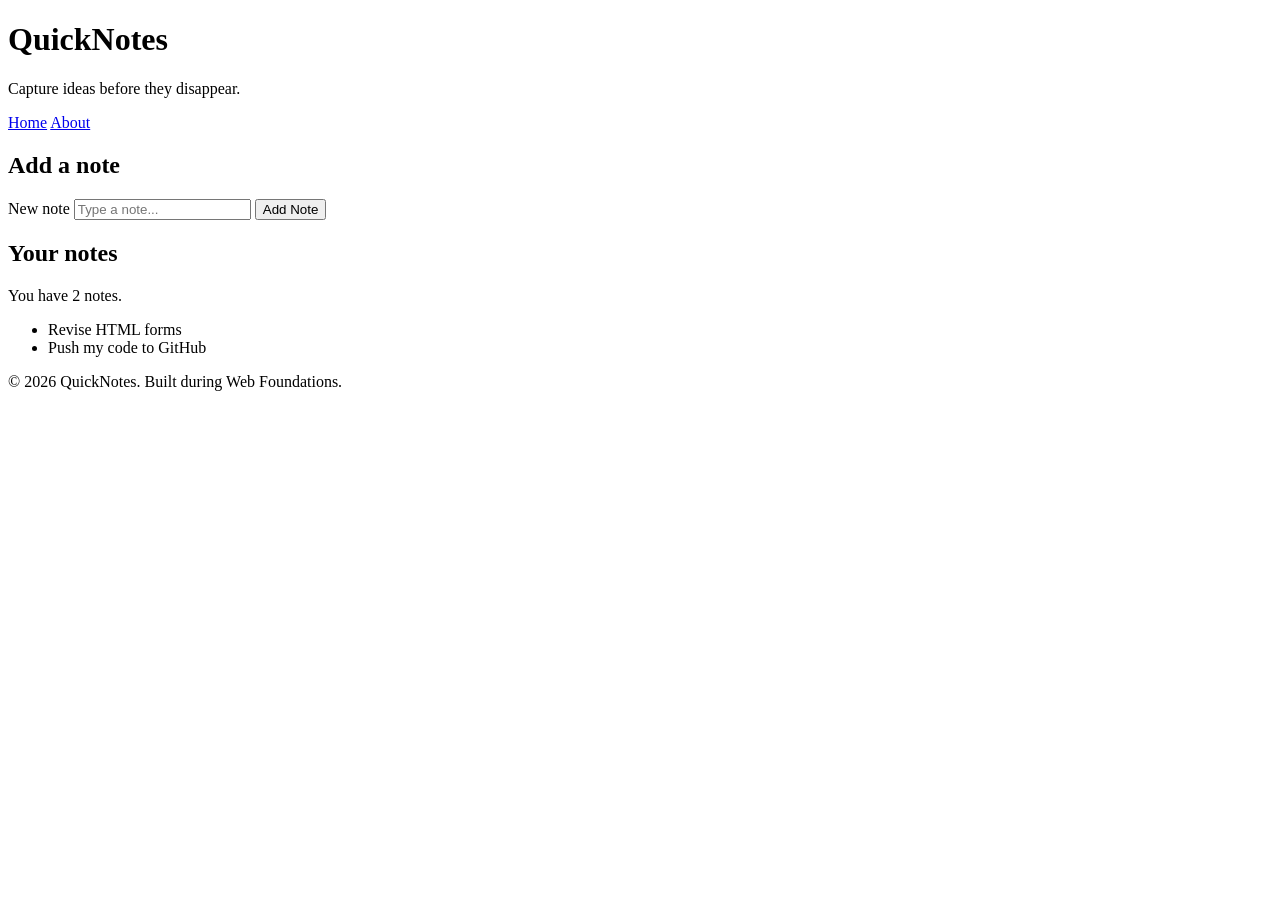
<file: practice/day1/index.html>
<!DOCTYPE html>
<html lang="en">
  <head>
    <meta charset="UTF-8" />
    <meta name="viewport" content="width=device-width, initial-scale=1.0" />
    <title>QuickNotes</title>
  </head>
  <body>
<header>
  <h1>QuickNotes</h1>
  <p>Capture ideas before they disappear.</p>
  <nav>
    <a href="index.html">Home</a>
    <a href="about.html">About</a>
  </nav>
</header>

    <main>
      <section>
        <h2>Add a note</h2>
        <form id="note-form">
          <label for="note-input">New note</label>
          <input type="text" id="note-input" placeholder="Type a note..." />
          <button type="submit">Add Note</button>
        </form>
      </section>

      <section>
        <h2>Your notes</h2>
        <p id="note-count">You have 2 notes.</p>
        <ul id="notes-list">
          <li>Revise HTML forms</li>
          <li>Push my code to GitHub</li>
        </ul>
      </section>
    </main>

    <footer>
      <p>&copy; 2026 QuickNotes. Built during Web Foundations.</p>
    </footer>
  </body>
</html>
</file>
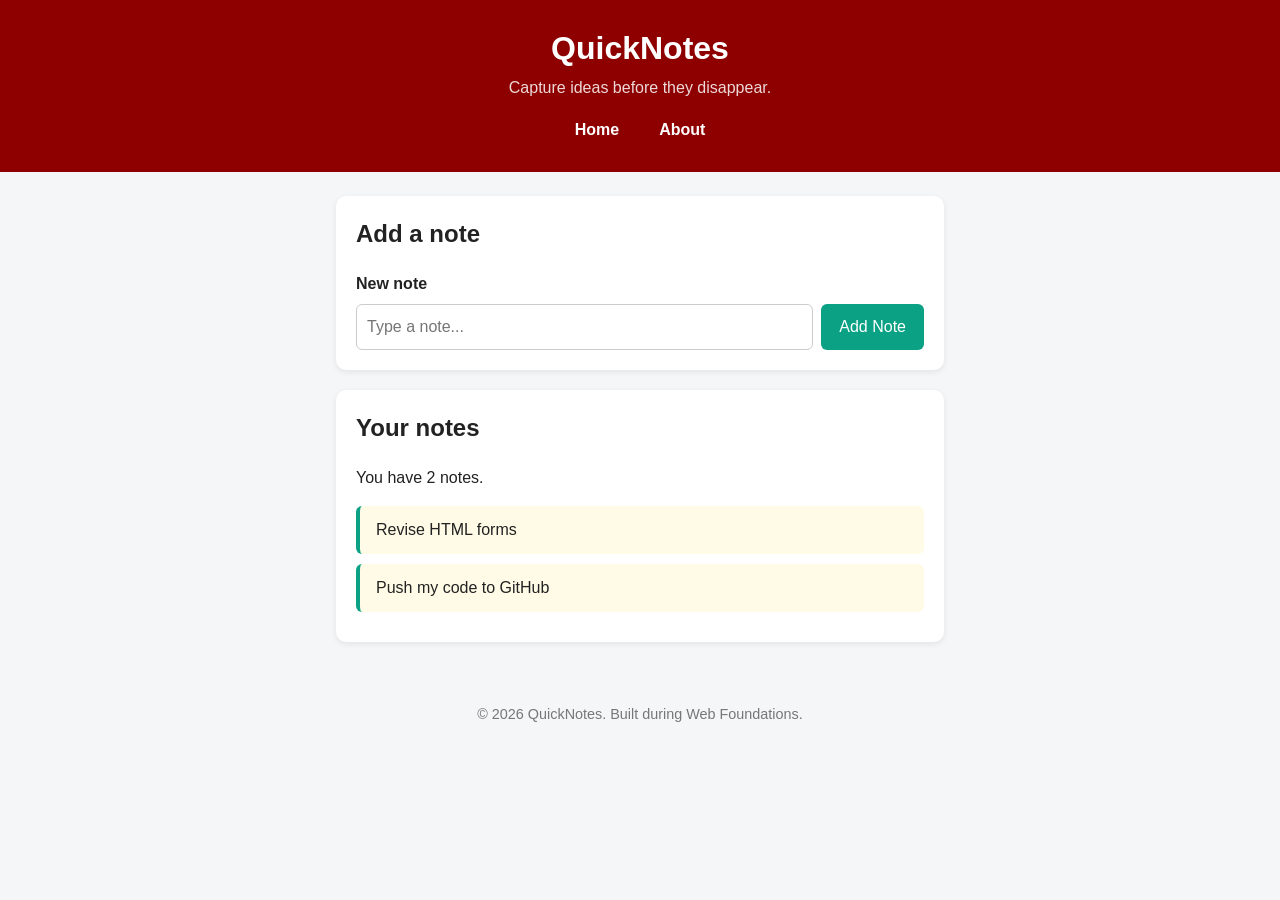
<file: practice/day2/index.html>
<!DOCTYPE html>
<html lang="en">
  <head>
    <meta charset="UTF-8" />
    <meta name="viewport" content="width=device-width, initial-scale=1.0" />
    <title>QuickNotes</title>
    <link rel="stylesheet" href="style.css" />
  </head>
  <body>

    <header>
      <h1>QuickNotes</h1>
      <p>Capture ideas before they disappear.</p>
      <nav>
        <a href="index.html">Home</a>
        <a href="about.html">About</a>
      </nav>
    </header>

    <main>

      <section>
        <h2>Add a note</h2>
        <form id="note-form">
          <label for="note-input">New note</label>
          <input
            type="text"
            id="note-input"
            placeholder="Type a note..."
          />
          <button type="submit">Add Note</button>
        </form>
      </section>

      <section>
        <h2>Your notes</h2>
        <p id="note-count">You have 2 notes.</p>
        <ul id="notes-list">
          <li class="note">Revise HTML forms</li>
          <li class="note">Push my code to GitHub</li>
        </ul>
      </section>

    </main>

    <footer>
      <p>&copy; 2026 QuickNotes. Built during Web Foundations.</p>
    </footer>

  </body>
</html>
</file>
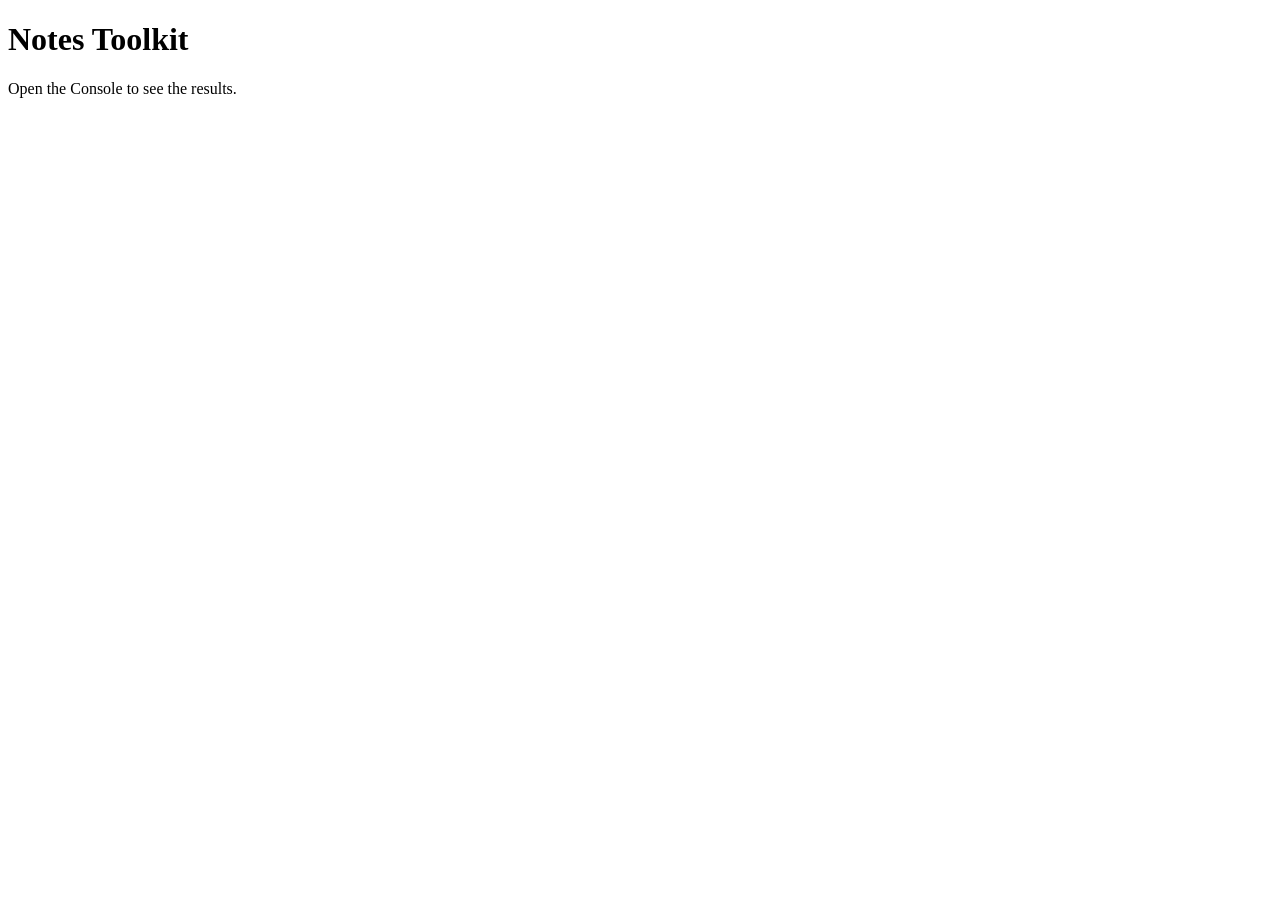
<file: practice/day3/index.html>
<!DOCTYPE html>
<html lang="en">
  <head>
    <meta charset="UTF-8" />
    <meta name="viewport" content="width=device-width, initial-scale=1.0" />
    <title>Notes Toolkit</title>
    <script src="script.js" defer></script>
  </head>
  <body>
    <h1>Notes Toolkit</h1>
    <p>Open the Console to see the results.</p>
  </body>
</html>
</file>
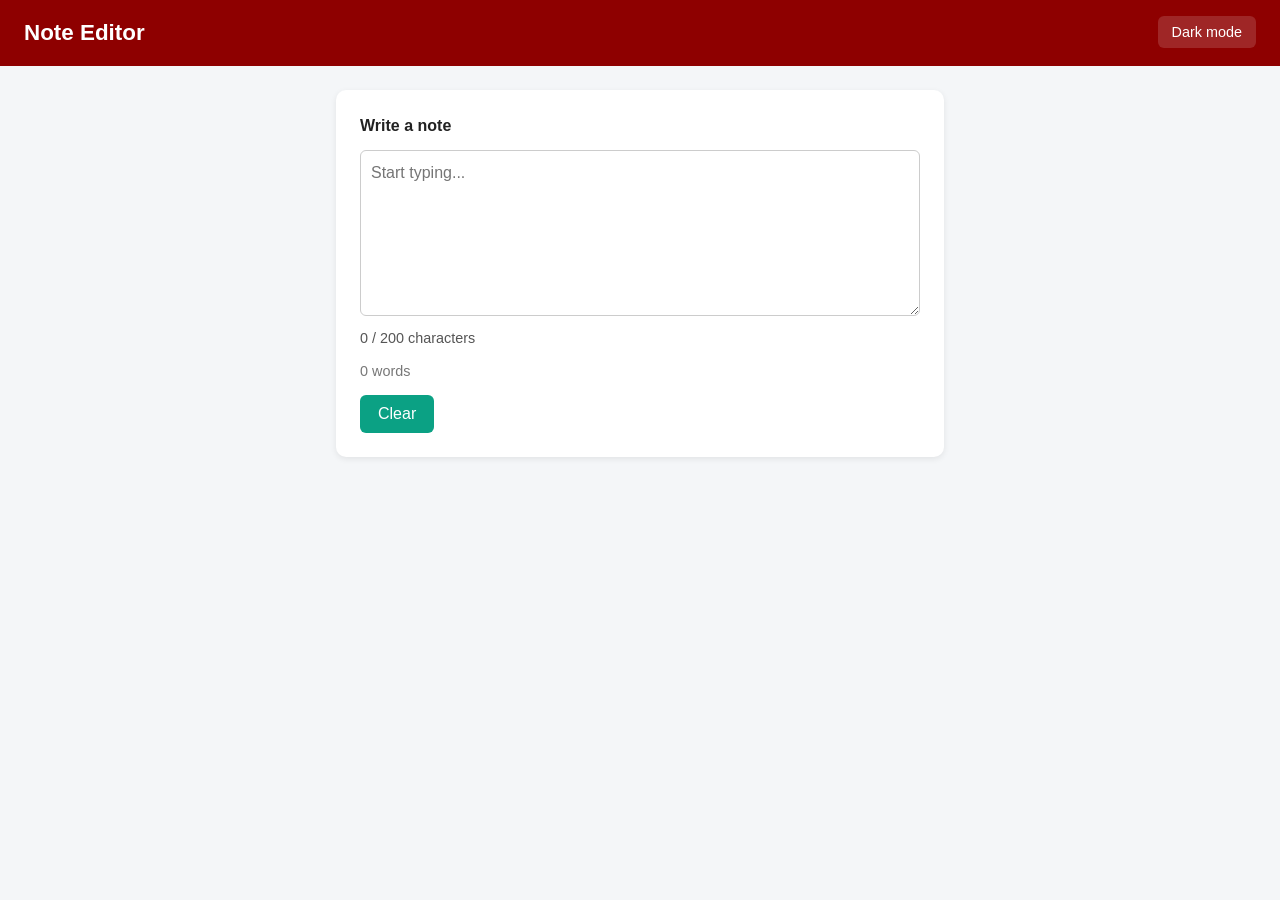
<file: practice/day4/index.html>
<!DOCTYPE html>
<html lang="en">
  <head>
    <meta charset="UTF-8" />
    <meta name="viewport" content="width=device-width, initial-scale=1.0" />
    <title>Day 4 — Live Counter and Dark Mode</title>
    <link rel="stylesheet" href="style.css" />
    <script src="script.js" defer></script>
  </head>
  <body>

    <header>
      <h1>Note Editor</h1>
      <button id="theme-toggle">Dark mode</button>
    </header>

    <main>
      <section>
        <label for="note-text">Write a note</label>
        <textarea id="note-text" rows="6" placeholder="Start typing..."></textarea>
        <p id="char-count">0 / 200 characters</p>
        <p id="word-count">0 words</p>
        <button id="clear-btn">Clear</button>
      </section>
    </main>

  </body>
</html>
</file>
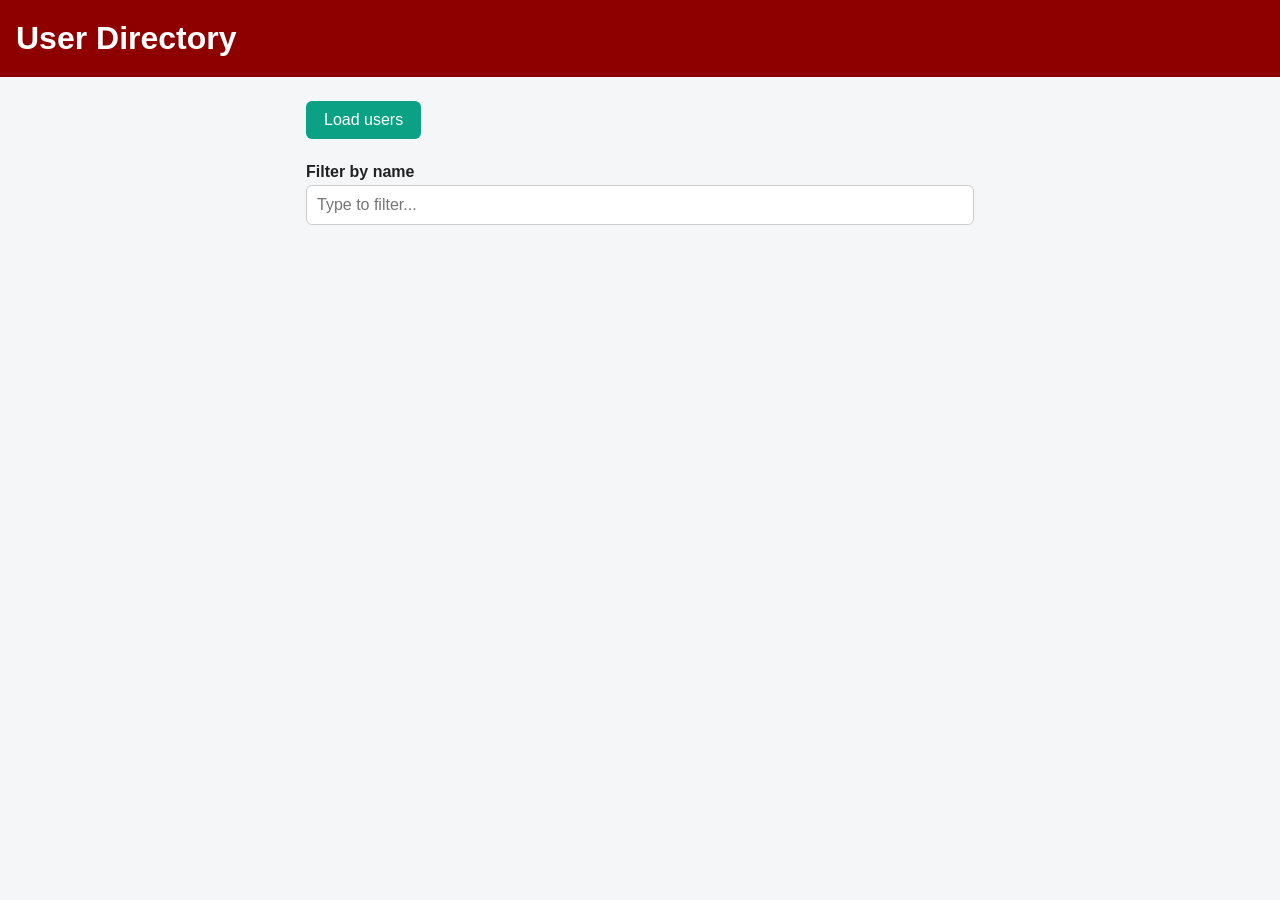
<file: practice/day5/index.html>
<!DOCTYPE html>
<html lang="en">
  <head>
    <meta charset="UTF-8" />
    <meta name="viewport" content="width=device-width, initial-scale=1.0" />
    <title>Day 5 — User Directory</title>
    <script src="users.js" defer></script>
    <style>
      *,*::before,*::after { box-sizing: border-box; }
      body { margin: 0; font-family: "Segoe UI", Arial, sans-serif;
             background: #f4f6f8; color: #222; }
      header { background: #8e0000; color: white; padding: 20px 16px; }
      header h1 { margin: 0; }
      main { max-width: 700px; margin: 24px auto; padding: 0 16px; }
      #status { color: #555; font-style: italic; }
      label { font-weight: bold; display: block; margin: 16px 0 4px; }
      #filter-input { width: 100%; padding: 10px; border: 1px solid #ccc;
                      border-radius: 6px; font: inherit; font-size: 1rem; }
      #users-list { list-style: none; padding: 0; margin-top: 16px; }
      .user-card { background: white; padding: 16px; margin-bottom: 12px;
                   border-radius: 8px; box-shadow: 0 2px 6px rgba(0,0,0,0.08); }
      .user-name { font-weight: bold; font-size: 1.05rem; margin: 0 0 4px; }
      .user-detail { color: #555; font-size: 0.9rem; margin: 2px 0; }
      .no-results { color: #888; font-style: italic; padding: 8px 0; }
      button { background: #0ba184; color: white; border: none;
               padding: 10px 18px; border-radius: 6px; font-size: 1rem;
               cursor: pointer; margin-bottom: 8px; }
      button:hover { background: #088a70; }
      button:disabled { background: #aaa; cursor: not-allowed; }
    </style>
  </head>
  <body>
    <header>
      <h1>User Directory</h1>
    </header>
    <main>
      <button id="load-users">Load users</button>
      <p id="status"></p>
      <label for="filter-input">Filter by name</label>
      <input
        type="search"
        id="filter-input"
        placeholder="Type to filter..."
        autocomplete="off"
      />
      <ul id="users-list"></ul>
    </main>
  </body>
</html>
</file>
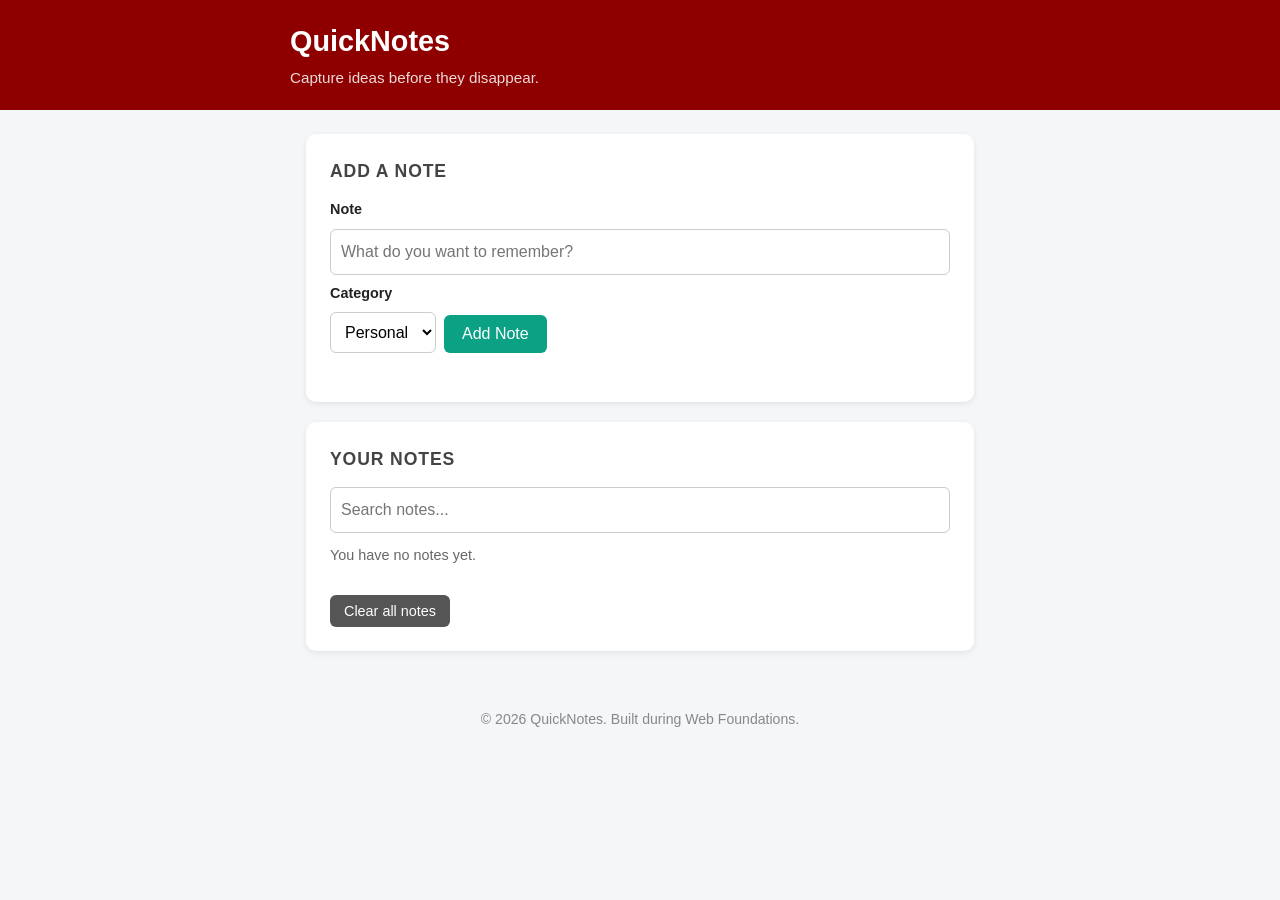
<file: practice/quicknotes-app/index.html>
<!DOCTYPE html>
<html lang="en">
  <head>
    <meta charset="UTF-8" />
    <meta name="viewport" content="width=device-width, initial-scale=1.0" />
    <title>QuickNotes</title>
    <link rel="stylesheet" href="style.css" />
    <script src="script.js" defer></script>
  </head>
  <body>

    <header>
      <div class="header-inner">
        <h1>QuickNotes</h1>
        <p class="tagline">Capture ideas before they disappear.</p>
      </div>
    </header>

    <main>

      <section class="add-section">
        <h2>Add a note</h2>

        <form id="note-form">
          <label for="note-input">Note</label>
          <input
            type="text"
            id="note-input"
            placeholder="What do you want to remember?"
            autocomplete="off"
          />

          <label for="note-category">Category</label>
          <select id="note-category">
            <option value="personal">Personal</option>
            <option value="work">Work</option>
            <option value="study">Study</option>
          </select>

          <button type="submit">Add Note</button>
        </form>

        <p id="error-message" class="error" aria-live="polite"></p>
      </section>

      <section class="notes-section">
        <h2>Your notes</h2>

        <input
          type="search"
          id="search-input"
          placeholder="Search notes..."
          autocomplete="off"
        />

        <p id="note-count">You have no notes yet.</p>

        <ul id="notes-list"></ul>

        <button id="clear-all-btn" class="clear-all-btn">
          Clear all notes
        </button>
      </section>

    </main>

    <footer>
      <p>&copy; 2026 QuickNotes. Built during Web Foundations.</p>
    </footer>

  </body>
</html>
</file>
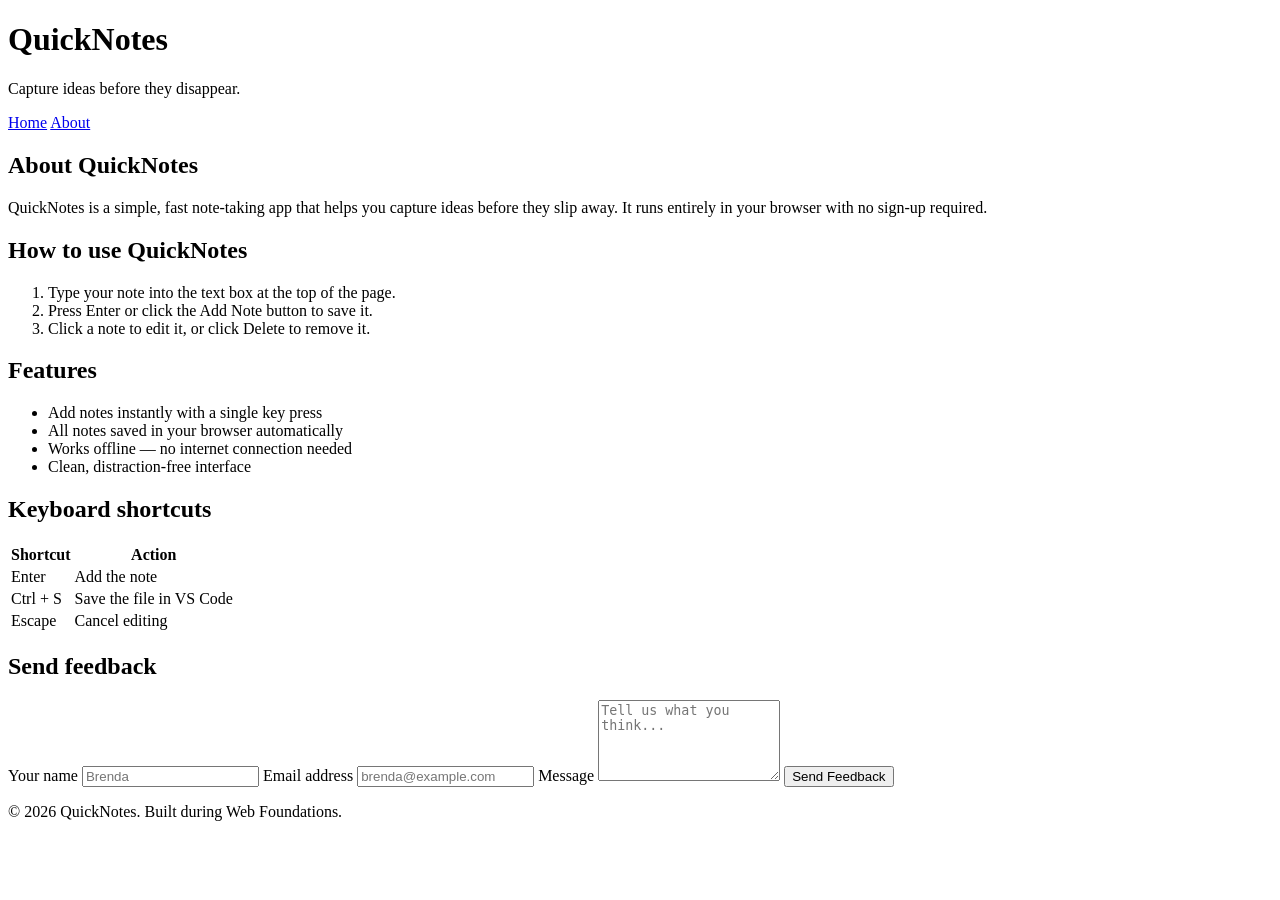
<file: practice/day1/about.html>
<!DOCTYPE html>
<html lang="en">
  <head>
    <meta charset="UTF-8" />
    <meta name="viewport" content="width=device-width, initial-scale=1.0" />
    <title>About — QuickNotes</title>
  </head>
  <body>

    <header>
      <h1>QuickNotes</h1>
      <p>Capture ideas before they disappear.</p>
      <nav>
        <a href="index.html">Home</a>
        <a href="about.html">About</a>
      </nav>
    </header>

    <main>

      <h2>About QuickNotes</h2>
      <p>
        QuickNotes is a simple, fast note-taking app that helps you
        capture ideas before they slip away.
        It runs entirely in your browser with no sign-up required.
      </p>

      <section>
        <h2>How to use QuickNotes</h2>
        <ol>
          <li>Type your note into the text box at the top of the page.</li>
          <li>Press Enter or click the Add Note button to save it.</li>
          <li>Click a note to edit it, or click Delete to remove it.</li>
        </ol>
      </section>

      <section>
        <h2>Features</h2>
        <ul>
          <li>Add notes instantly with a single key press</li>
          <li>All notes saved in your browser automatically</li>
          <li>Works offline — no internet connection needed</li>
          <li>Clean, distraction-free interface</li>
        </ul>
      </section>

      <section>
        <h2>Keyboard shortcuts</h2>
        <table>
          <thead>
            <tr>
              <th>Shortcut</th>
              <th>Action</th>
            </tr>
          </thead>
          <tbody>
            <tr>
              <td>Enter</td>
              <td>Add the note</td>
            </tr>
            <tr>
              <td>Ctrl + S</td>
              <td>Save the file in VS Code</td>
            </tr>
            <tr>
              <td>Escape</td>
              <td>Cancel editing</td>
            </tr>
          </tbody>
        </table>
      </section>

      <section>
        <h2>Send feedback</h2>
        <form id="feedback-form">

          <label for="feedback-name">Your name</label>
          <input
            type="text"
            id="feedback-name"
            name="name"
            placeholder="Brenda"
            required
          />

          <label for="feedback-email">Email address</label>
          <input
            type="email"
            id="feedback-email"
            name="email"
            placeholder="brenda@example.com"
            required
          />

          <label for="feedback-message">Message</label>
          <textarea
            id="feedback-message"
            name="message"
            rows="5"
            placeholder="Tell us what you think..."
            required
          ></textarea>

          <button type="submit">Send Feedback</button>

        </form>
      </section>

    </main>

    <footer>
      <p>&copy; 2026 QuickNotes. Built during Web Foundations.</p>
    </footer>

  </body>
</html>
</file>
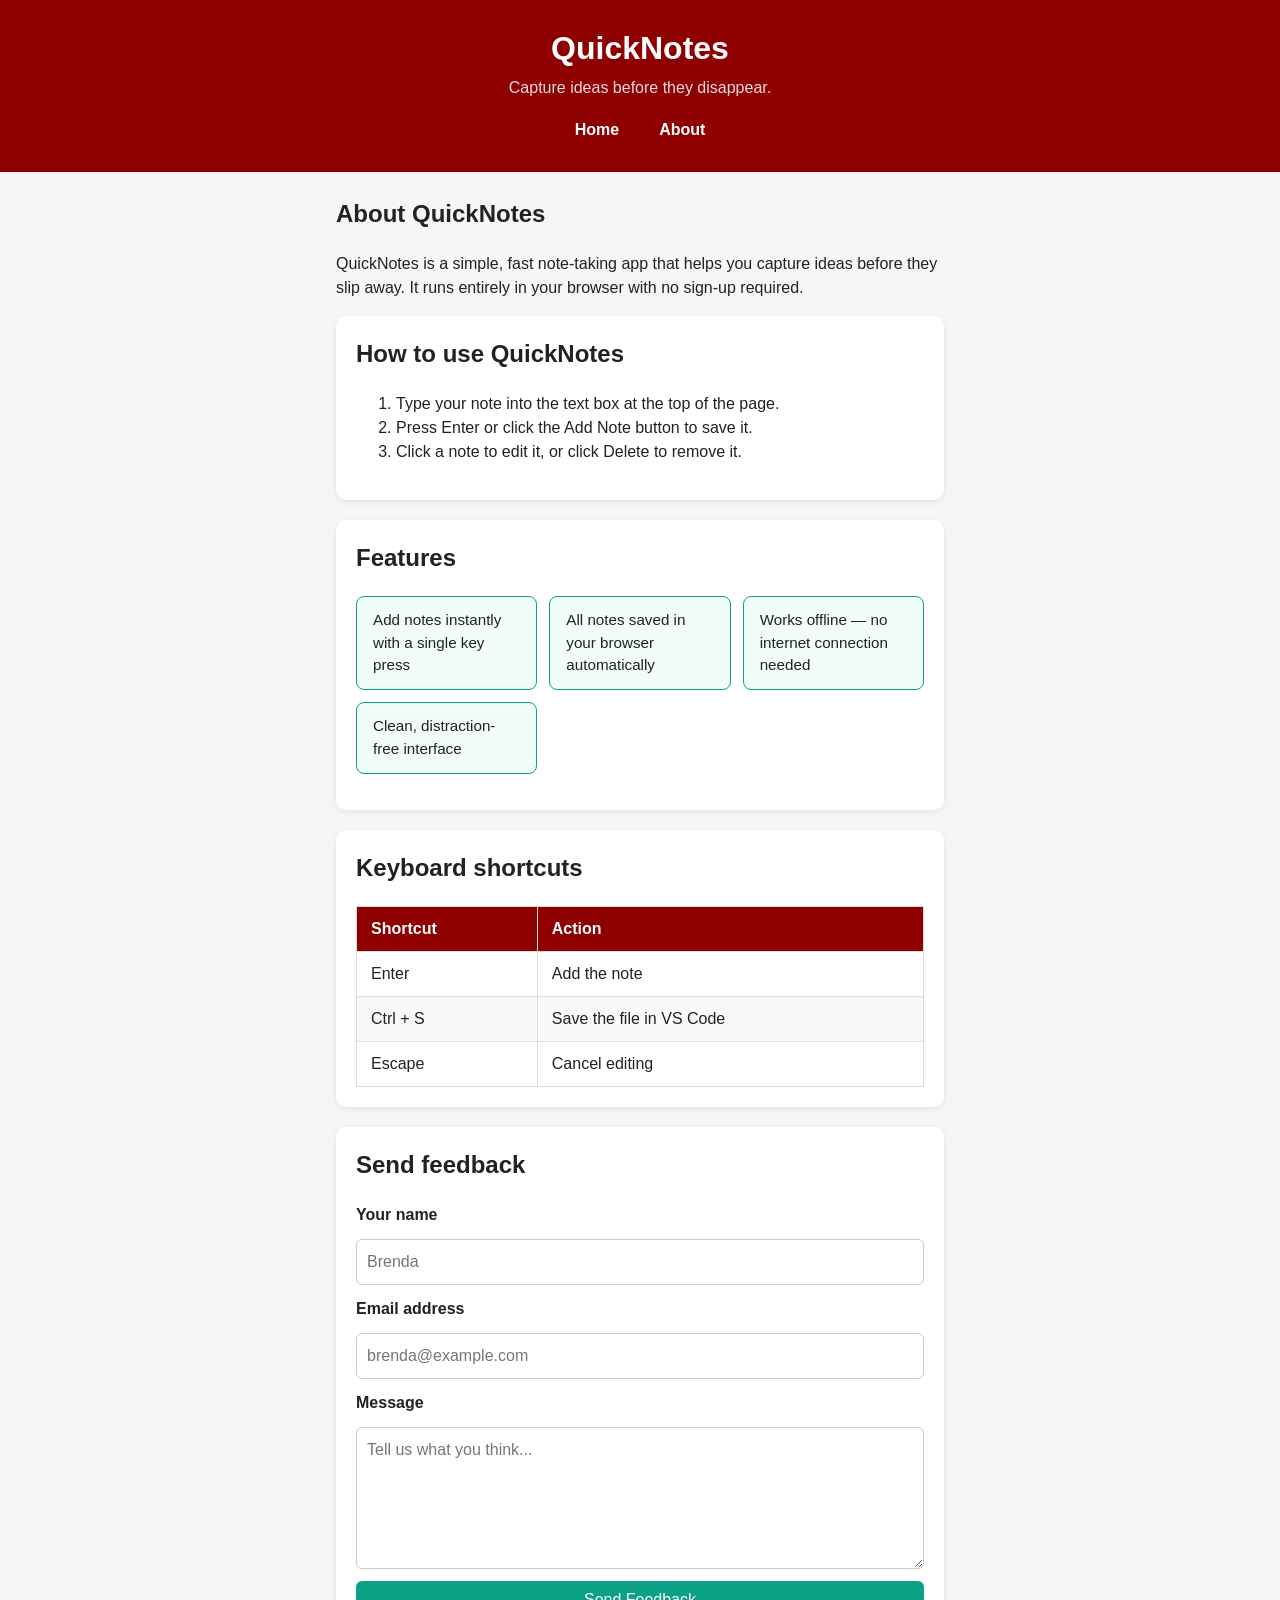
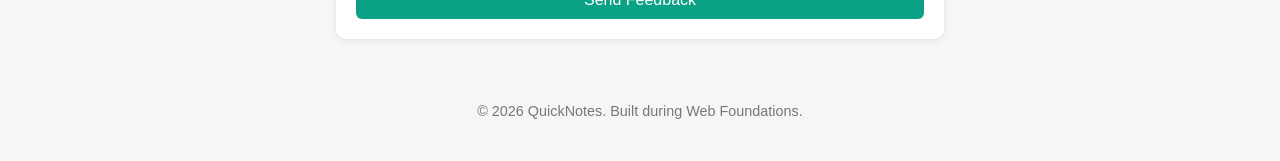
<file: practice/day2/about.html>
<!DOCTYPE html>
<html lang="en">
  <head>
    <meta charset="UTF-8" />
    <meta name="viewport" content="width=device-width, initial-scale=1.0" />
    <title>About — QuickNotes</title>
    <link rel="stylesheet" href="style.css" />
  </head>
  <body>

    <header>
      <h1>QuickNotes</h1>
      <p>Capture ideas before they disappear.</p>
      <nav>
        <a href="index.html">Home</a>
        <a href="about.html">About</a>
      </nav>
    </header>

    <main>

      <h2>About QuickNotes</h2>
      <p>
        QuickNotes is a simple, fast note-taking app that helps you
        capture ideas before they slip away.
        It runs entirely in your browser with no sign-up required.
      </p>

      <section>
        <h2>How to use QuickNotes</h2>
        <ol>
          <li>Type your note into the text box at the top of the page.</li>
          <li>Press Enter or click the Add Note button to save it.</li>
          <li>Click a note to edit it, or click Delete to remove it.</li>
        </ol>
      </section>

      <section>
        <h2>Features</h2>
        <ul class="features">
          <li>Add notes instantly with a single key press</li>
          <li>All notes saved in your browser automatically</li>
          <li>Works offline — no internet connection needed</li>
          <li>Clean, distraction-free interface</li>
        </ul>
      </section>

      <section>
        <h2>Keyboard shortcuts</h2>
        <table>
          <thead>
            <tr>
              <th>Shortcut</th>
              <th>Action</th>
            </tr>
          </thead>
          <tbody>
            <tr>
              <td>Enter</td>
              <td>Add the note</td>
            </tr>
            <tr>
              <td>Ctrl + S</td>
              <td>Save the file in VS Code</td>
            </tr>
            <tr>
              <td>Escape</td>
              <td>Cancel editing</td>
            </tr>
          </tbody>
        </table>
      </section>

      <section>
        <h2>Send feedback</h2>
        <form id="feedback-form">

          <label for="feedback-name">Your name</label>
          <input
            type="text"
            id="feedback-name"
            name="name"
            placeholder="Brenda"
            required
          />

          <label for="feedback-email">Email address</label>
          <input
            type="email"
            id="feedback-email"
            name="email"
            placeholder="brenda@example.com"
            required
          />

          <label for="feedback-message">Message</label>
          <textarea
            id="feedback-message"
            name="message"
            rows="5"
            placeholder="Tell us what you think..."
            required
          ></textarea>

          <button type="submit">Send Feedback</button>

        </form>
      </section>

    </main>

    <footer>
      <p>&copy; 2026 QuickNotes. Built during Web Foundations.</p>
    </footer>

  </body>
</html>
</file>
<file: practice/day2/style.css>
/* ============================================
   1. RESET
   ============================================ */
*,
*::before,
*::after {
  box-sizing: border-box;
}

body {
  margin: 0;
  font-family: "Segoe UI", Arial, sans-serif;
  background-color: #f4f6f8;
  color: #222;
  line-height: 1.5;
}

/* ============================================
   2. HEADER
   ============================================ */
header {
  background-color: #8e0000;
  color: white;
  text-align: center;
  padding: 24px 16px;
}

header h1 {
  margin: 0;
}

header p {
  margin: 4px 0 12px;
  opacity: 0.85;
}

/* ============================================
   3. NAVIGATION
   ============================================ */
nav {
  display: flex;
  justify-content: center;
  gap: 16px;
}

nav a {
  color: white;
  text-decoration: none;
  font-weight: bold;
  padding: 6px 12px;
  border-radius: 4px;
  transition: background-color 0.2s ease;
}

nav a:hover {
  background-color: rgba(255, 255, 255, 0.2);
}

/* ============================================
   4. MAIN CONTENT
   ============================================ */
main {
  max-width: 640px;
  margin: 24px auto;
  padding: 0 16px;
}

section {
  background: white;
  padding: 20px;
  border-radius: 10px;
  margin-bottom: 20px;
  box-shadow: 0 2px 6px rgba(0, 0, 0, 0.08);
}

section h2 {
  margin-top: 0;
}

/* ============================================
   5. NOTE FORM
   ============================================ */
#note-form {
  display: flex;
  gap: 8px;
  flex-wrap: wrap;
}

#note-form label {
  width: 100%;
  font-weight: bold;
}

#note-input {
  flex: 1;
  padding: 10px;
  border: 1px solid #ccc;
  border-radius: 6px;
  font-size: 1rem;
  font: inherit;
}

button {
  background-color: #0ba184;
  color: white;
  border: none;
  padding: 10px 18px;
  border-radius: 6px;
  font-size: 1rem;
  cursor: pointer;
  transition: background-color 0.2s ease, transform 0.2s ease;
}

button:hover {
  background-color: #088a70;
  transform: translateY(-2px);
}

/* ============================================
   6. NOTES LIST
   ============================================ */
#notes-list {
  list-style: none;
  padding: 0;
  margin: 0;
}

.note {
  background-color: #fffbe6;
  border-left: 4px solid #0ba184;
  padding: 12px 16px;
  margin-bottom: 10px;
  border-radius: 6px;
}

/* ============================================
   7. FEATURES GRID
   ============================================ */
.features {
  display: grid;
  grid-template-columns: repeat(auto-fit, minmax(180px, 1fr));
  gap: 12px;
  list-style: none;
  padding: 0;
}

.features li {
  background-color: #f0fdf9;
  border: 1px solid #0ba184;
  border-radius: 8px;
  padding: 12px 16px;
  font-size: 0.95rem;
}

/* ============================================
   8. TABLE
   ============================================ */
table {
  width: 100%;
  border-collapse: collapse;
}

th,
td {
  padding: 10px 14px;
  text-align: left;
  border: 1px solid #ddd;
}

thead tr {
  background-color: #8e0000;
  color: white;
}

tbody tr:nth-child(even) {
  background-color: #f9f9f9;
}

/* ============================================
   9. FEEDBACK FORM
   ============================================ */
#feedback-form {
  display: flex;
  flex-direction: column;
  gap: 12px;
}

#feedback-form label {
  font-weight: bold;
}

#feedback-form input,
#feedback-form textarea {
  width: 100%;
  padding: 10px;
  border: 1px solid #ccc;
  border-radius: 6px;
  font: inherit;
  font-size: 1rem;
}

#feedback-form input:focus,
#feedback-form textarea:focus {
  outline: 2px solid #0ba184;
  border-color: #0ba184;
}

#feedback-form textarea {
  resize: vertical;
  min-height: 120px;
}

/* ============================================
   10. FOOTER
   ============================================ */
footer {
  text-align: center;
  color: #777;
  padding: 24px 16px;
  font-size: 0.9rem;
}

/* ============================================
   11. MEDIA QUERY — phones (600px and below)
   ============================================ */
@media (max-width: 600px) {
  header {
    padding: 16px 12px;
  }

  header h1 {
    font-size: 1.5rem;
  }

  nav {
    gap: 8px;
  }

  #note-form {
    flex-direction: column;
  }

  #note-form input,
  #note-form button {
    width: 100%;
  }
}
</file>
<file: practice/day4/style.css>
/* ── CSS Variables: define colours once, reuse everywhere ── */
:root {
  --bg: #f4f6f8;
  --surface: #ffffff;
  --text: #222222;
  --header-bg: #8e0000;
  --header-text: #ffffff;
  --border: #cccccc;
  --btn-bg: #0ba184;
  --btn-text: #ffffff;
}

/* ── Dark theme: redefine the variables only ── */
body.dark {
  --bg: #1a1a2e;
  --surface: #16213e;
  --text: #e0e0e0;
  --header-bg: #0f0f1a;
  --header-text: #e0e0e0;
  --border: #444444;
  --btn-bg: #0ba184;
  --btn-text: #ffffff;
}

/* ── Reset ── */
*,
*::before,
*::after {
  box-sizing: border-box;
}

body {
  margin: 0;
  font-family: "Segoe UI", Arial, sans-serif;
  background-color: var(--bg);
  color: var(--text);
  line-height: 1.5;
  transition: background-color 0.3s ease, color 0.3s ease;
}

/* ── Header ── */
header {
  background-color: var(--header-bg);
  color: var(--header-text);
  padding: 16px 24px;
  display: flex;
  justify-content: space-between;
  align-items: center;
}

header h1 {
  margin: 0;
  font-size: 1.4rem;
}

/* ── Main content ── */
main {
  max-width: 640px;
  margin: 24px auto;
  padding: 0 16px;
}

section {
  background-color: var(--surface);
  padding: 24px;
  border-radius: 10px;
  box-shadow: 0 2px 6px rgba(0, 0, 0, 0.08);
  display: flex;
  flex-direction: column;
  gap: 12px;
}

label {
  font-weight: bold;
}

textarea {
  width: 100%;
  padding: 10px;
  border: 1px solid var(--border);
  border-radius: 6px;
  font: inherit;
  font-size: 1rem;
  background-color: var(--surface);
  color: var(--text);
  resize: vertical;
}

/* ── Character counter states ── */
#char-count {
  margin: 0;
  font-size: 0.9rem;
  color: #555;
}

#char-count.warning {
  color: orange;
  font-weight: bold;
}

#char-count.over {
  color: red;
  font-weight: bold;
}

#word-count {
  margin: 0;
  font-size: 0.9rem;
  color: #777;
}

/* ── Buttons ── */
button {
  background-color: var(--btn-bg);
  color: var(--btn-text);
  border: none;
  padding: 10px 18px;
  border-radius: 6px;
  font-size: 1rem;
  cursor: pointer;
  transition: background-color 0.2s ease;
  align-self: flex-start;
}

button:hover {
  opacity: 0.85;
}

#theme-toggle {
  background-color: rgba(255, 255, 255, 0.15);
  font-size: 0.9rem;
  padding: 8px 14px;
}

#theme-toggle:hover {
  background-color: rgba(255, 255, 255, 0.25);
}
</file>
<file: practice/quicknotes-app/style.css>
/* ── 1. RESET ─────────────────────────────────────────── */
*,
*::before,
*::after {
  box-sizing: border-box;
}

/* ── 2. BASE ──────────────────────────────────────────── */
body {
  margin: 0;
  font-family: "Segoe UI", Arial, sans-serif;
  background-color: #f4f6f8;
  color: #222;
  line-height: 1.5;
}

/* ── 3. HEADER ────────────────────────────────────────── */
header {
  background-color: #8e0000;
  color: white;
  padding: 20px 16px;
}

.header-inner {
  max-width: 700px;
  margin: 0 auto;
}

header h1 {
  margin: 0;
  font-size: 1.8rem;
}

.tagline {
  margin: 4px 0 0;
  opacity: 0.85;
  font-size: 0.95rem;
}

/* ── 4. MAIN ──────────────────────────────────────────── */
main {
  max-width: 700px;
  margin: 24px auto;
  padding: 0 16px;
  display: flex;
  flex-direction: column;
  gap: 20px;
}

section {
  background: white;
  padding: 24px;
  border-radius: 10px;
  box-shadow: 0 2px 6px rgba(0, 0, 0, 0.08);
}

section h2 {
  margin-top: 0;
  font-size: 1.1rem;
  color: #444;
  text-transform: uppercase;
  letter-spacing: 0.05em;
}

/* ── 5. FORM ──────────────────────────────────────────── */
#note-form {
  display: flex;
  flex-wrap: wrap;
  gap: 8px;
  align-items: flex-end;
}

#note-form label {
  width: 100%;
  font-weight: bold;
  font-size: 0.9rem;
}

#note-input {
  flex: 1;
  min-width: 160px;
  padding: 10px;
  border: 1px solid #ccc;
  border-radius: 6px;
  font: inherit;
  font-size: 1rem;
}

#note-category {
  padding: 10px;
  border: 1px solid #ccc;
  border-radius: 6px;
  font: inherit;
  font-size: 1rem;
  background-color: white;
  cursor: pointer;
}

/* ── 6. BUTTONS ───────────────────────────────────────── */
button {
  background-color: #0ba184;
  color: white;
  border: none;
  padding: 10px 18px;
  border-radius: 6px;
  font-size: 1rem;
  cursor: pointer;
  transition: background-color 0.2s ease, transform 0.15s ease;
}

button:hover {
  background-color: #088a70;
  transform: translateY(-1px);
}

/* ── 7. ERROR MESSAGE ─────────────────────────────────── */
.error {
  color: #cc0000;
  font-size: 0.9rem;
  min-height: 1.2em;
  margin: 8px 0 0;
  font-weight: bold;
}

/* ── 8. SEARCH ────────────────────────────────────────── */
#search-input {
  width: 100%;
  padding: 10px;
  border: 1px solid #ccc;
  border-radius: 6px;
  font: inherit;
  font-size: 1rem;
  margin-bottom: 12px;
}

/* ── 9. NOTE COUNT ────────────────────────────────────── */
#note-count {
  margin: 0 0 12px;
  font-size: 0.9rem;
  color: #666;
}

/* ── 10. NOTES LIST ───────────────────────────────────── */
#notes-list {
  list-style: none;
  padding: 0;
  margin: 0;
  display: flex;
  flex-direction: column;
  gap: 10px;
}

/* ── 11. NOTE CARD ────────────────────────────────────── */
.note-card {
  padding: 14px 16px;
  border-radius: 8px;
  border: 1px solid #e0e0e0;
  border-left-width: 5px;
  display: flex;
  justify-content: space-between;
  align-items: flex-start;
  gap: 12px;
  background-color: #fafafa;
}

.note-body {
  flex: 1;
}

.note-text {
  display: block;
  margin: 0 0 6px;
  font-size: 1rem;
}

.note-meta {
  font-size: 0.78rem;
  color: #888;
}

.category-label {
  display: inline-block;
  padding: 2px 8px;
  border-radius: 10px;
  font-size: 0.75rem;
  font-weight: bold;
  text-transform: uppercase;
  margin-right: 8px;
}

/* ── 12. CATEGORY COLOURS ─────────────────────────────── */
.category-personal {
  border-left-color: #0ba184;
}

.category-personal .category-label {
  background-color: #e6f7f4;
  color: #0ba184;
}

.category-work {
  border-left-color: #8e0000;
}

.category-work .category-label {
  background-color: #fdecea;
  color: #8e0000;
}

.category-study {
  border-left-color: #1a56db;
}

.category-study .category-label {
  background-color: #ebf1fd;
  color: #1a56db;
}

/* ── 13. DELETE BUTTON ────────────────────────────────── */
.delete-btn {
  background-color: #8e0000;
  padding: 6px 12px;
  font-size: 0.82rem;
  flex-shrink: 0;
  align-self: flex-start;
}

.delete-btn:hover {
  background-color: #6b0000;
}

/* ── 14. EMPTY SEARCH MESSAGE ─────────────────────────── */
.no-results {
  color: #888;
  font-style: italic;
  padding: 8px 0;
}

/* ── 15. CLEAR ALL BUTTON ─────────────────────────────── */
.clear-all-btn {
  margin-top: 16px;
  background-color: #555;
  font-size: 0.9rem;
  padding: 8px 14px;
}

.clear-all-btn:hover {
  background-color: #333;
}

/* ── 16. FOOTER ───────────────────────────────────────── */
footer {
  text-align: center;
  color: #888;
  padding: 20px 16px;
  font-size: 0.88rem;
}

/* ── 17. MEDIA QUERY — phones ─────────────────────────── */
@media (max-width: 600px) {
  header {
    padding: 16px 12px;
  }

  header h1 {
    font-size: 1.4rem;
  }

  #note-form {
    flex-direction: column;
  }

  #note-input,
  #note-category,
  #note-form button {
    width: 100%;
  }

  .note-card {
    flex-direction: column;
  }

  .delete-btn {
    align-self: stretch;
    text-align: center;
  }
}
</file>
